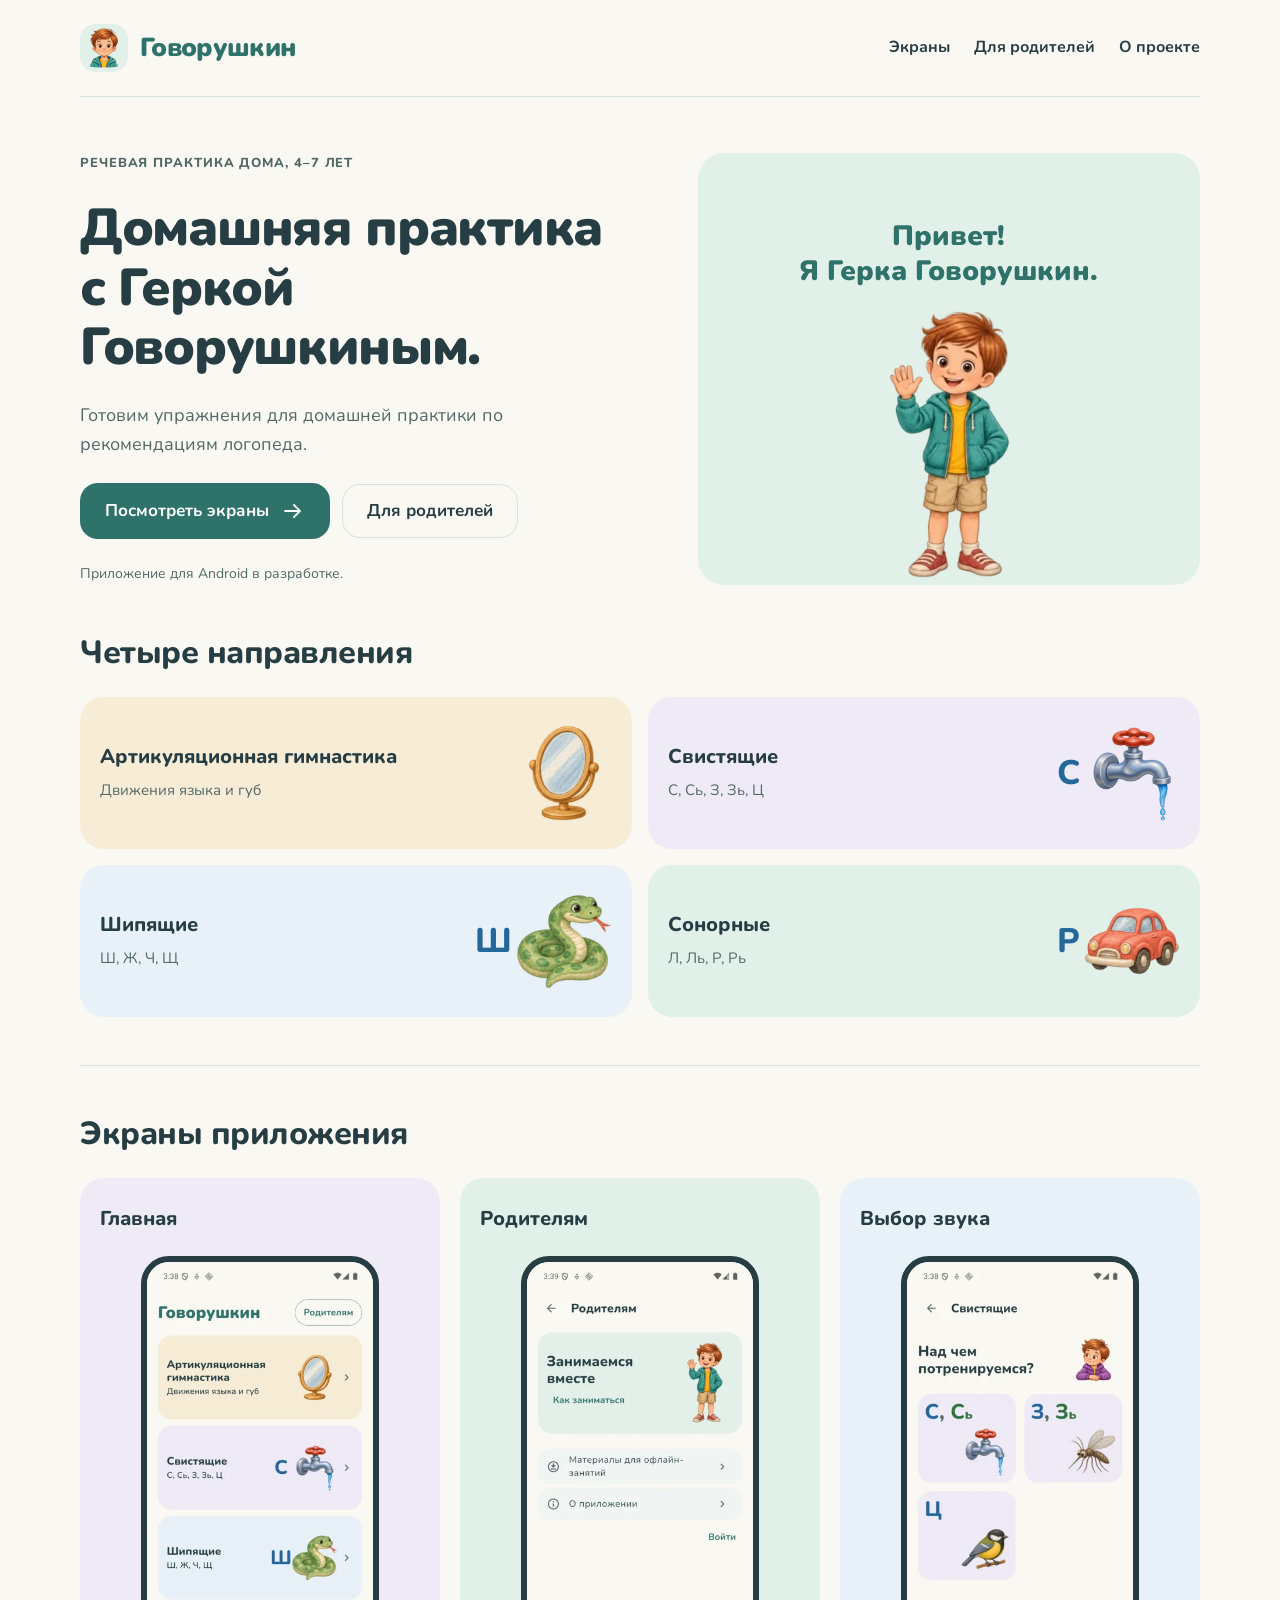
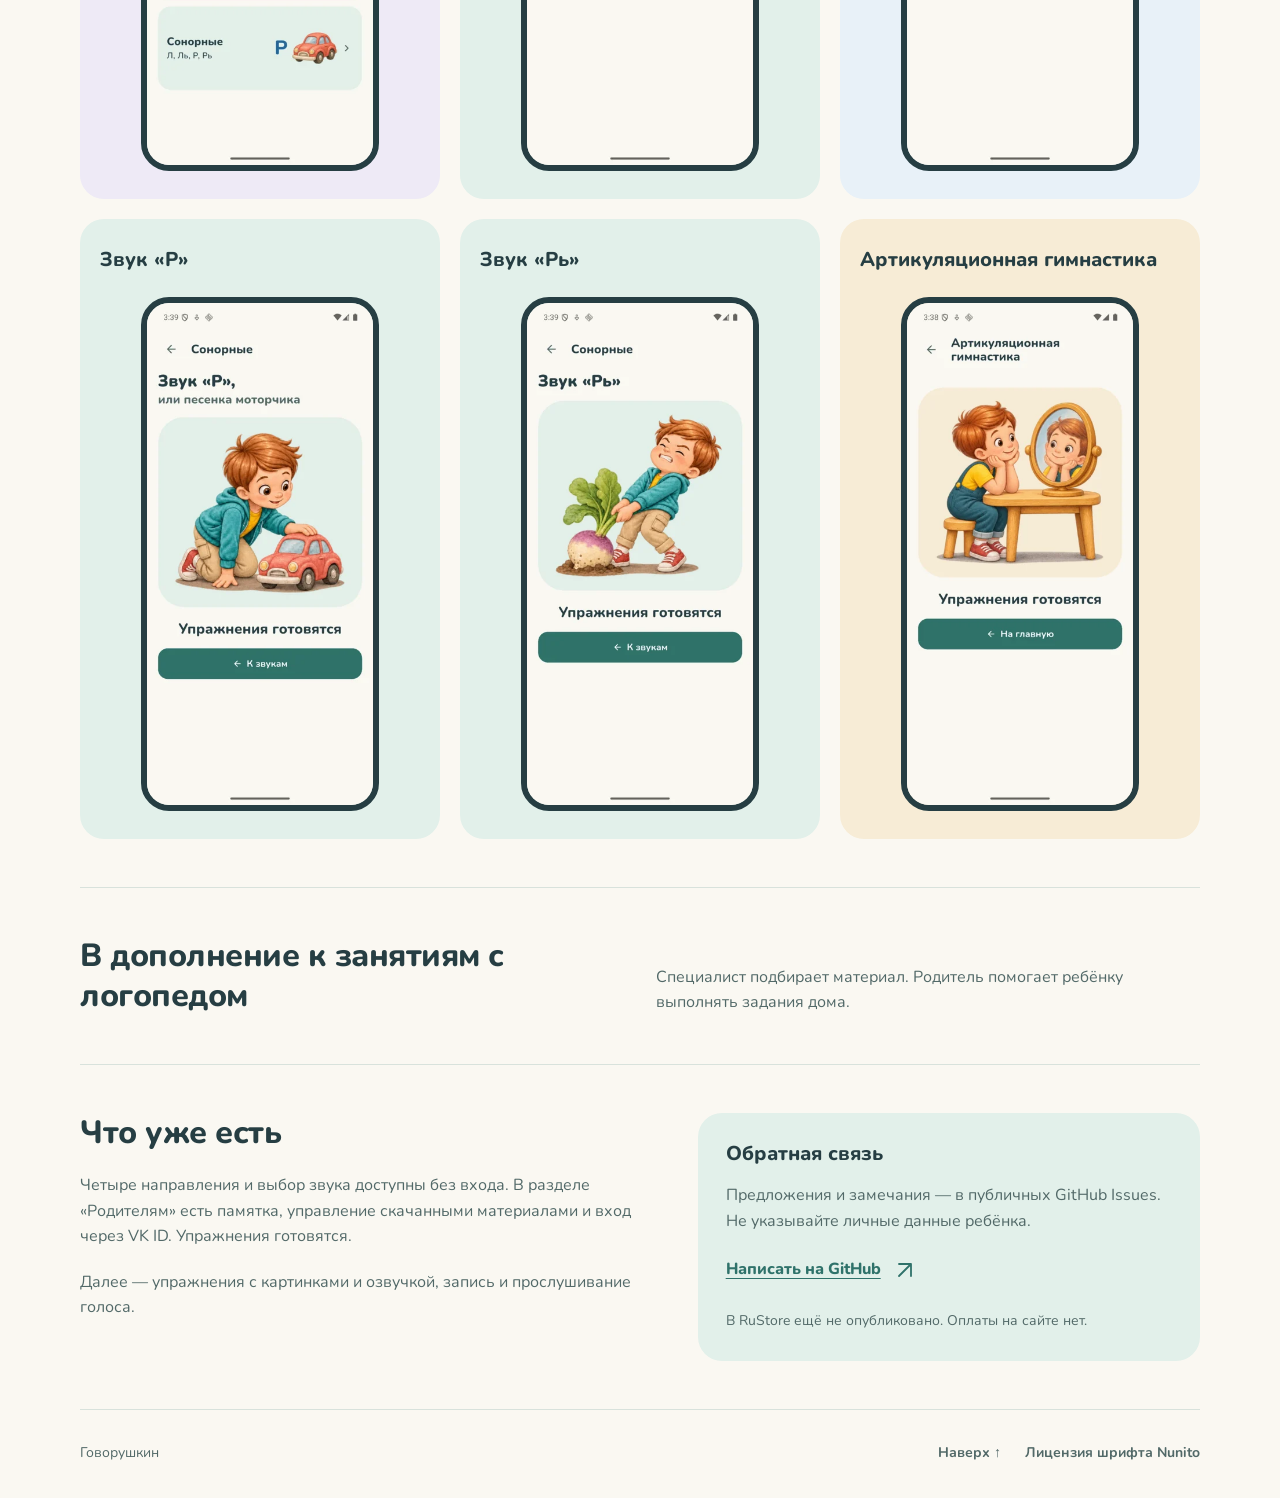
<file: public/index.html>
<!doctype html>
<html lang="ru">
  <head>
    <meta charset="utf-8">
    <meta name="viewport" content="width=device-width, initial-scale=1">
    <meta name="color-scheme" content="light dark">
    <meta name="theme-color" content="#faf8f2" media="(prefers-color-scheme: light)">
    <meta name="theme-color" content="#172623" media="(prefers-color-scheme: dark)">
    <title>Говорушкин — домашняя речевая практика</title>
    <meta name="description" content="«Говорушкин» — Android-приложение для домашней речевой практики детей 4–7 лет по рекомендациям логопеда. Проект в разработке.">
    <link rel="canonical" href="https://4ictota.github.io/govorushkin/">
    <meta property="og:type" content="website">
    <meta property="og:locale" content="ru_RU">
    <meta property="og:title" content="Говорушкин — домашняя речевая практика">
    <meta property="og:description" content="Приложение для домашней речевой практики детей 4–7 лет. Четыре направления занятий без входа и раздел для родителей.">
    <meta property="og:url" content="https://4ictota.github.io/govorushkin/">
    <meta property="og:image" content="https://4ictota.github.io/govorushkin/assets/icon.png">
    <meta property="og:image:width" content="192">
    <meta property="og:image:height" content="192">
    <meta property="og:image:alt" content="Герка Говорушкин — рыжий мальчик на мятном фоне">
    <link rel="icon" href="./assets/icon.png" type="image/png">
    <link rel="apple-touch-icon" href="./assets/icon.png">
    <link rel="preload" href="./assets/fonts/Nunito.ttf" as="font" type="font/ttf" crossorigin>
    <link rel="stylesheet" href="./styles.css">
  </head>
  <body id="top">
    <a class="skip-link" href="#main">Перейти к содержанию</a>
    <div class="page-shell">
      <header class="site-header">
        <a class="brand" href="#top" aria-label="Говорушкин — в начало страницы">
          <img src="./assets/icon.png" alt="" width="48" height="48">
          <span>Говорушкин</span>
        </a>
        <nav aria-label="Основная навигация">
          <a href="#screens">Экраны</a>
          <a href="#parents">Для родителей</a>
          <a href="#about">О проекте</a>
        </nav>
      </header>
      <main id="main" tabindex="-1">
        <section class="hero" aria-labelledby="hero-title">
          <div class="hero-copy">
            <p class="eyebrow">Речевая практика дома, 4–7 лет</p>
            <h1 id="hero-title">Домашняя практика<br>с Геркой Говорушкиным.</h1>
            <p class="lead">Готовим упражнения для домашней практики по рекомендациям логопеда.</p>
            <div class="actions">
              <a class="button" href="#screens">Посмотреть экраны <svg viewBox="0 0 24 24" aria-hidden="true"><path d="M4 12h15m-6-6 6 6-6 6"/></svg></a>
              <a class="button button-secondary" href="#parents">Для родителей</a>
            </div>
            <p class="note">Приложение для Android в разработке.</p>
          </div>
          <figure class="character">
            <figcaption>Привет!<br>Я Герка Говорушкин.</figcaption>
            <img src="./assets/hero.webp" alt="Герка Говорушкин приветственно машет рукой" width="360" height="360" fetchpriority="high">
          </figure>
        </section>
        <section aria-labelledby="directions-title">
          <h2 id="directions-title">Четыре направления</h2>
          <div class="category-grid">
            <article class="category articulation">
              <div class="category-copy">
                <h3>Артикуляционная гимнастика</h3><p>Движения языка и губ</p>
              </div>
              <div class="category-visual" aria-hidden="true">
                <img src="./assets/directions/articulation.webp" alt="" width="96" height="96" loading="lazy" decoding="async">
              </div>
            </article>
            <article class="category whistling">
              <div class="category-copy">
                <h3>Свистящие</h3><p>С, Сь, З, Зь, Ц</p>
              </div>
              <div class="category-visual" aria-hidden="true">
                <span class="category-letter">С</span>
                <img src="./assets/directions/whistling.webp" alt="" width="96" height="96" loading="lazy" decoding="async">
              </div>
            </article>
            <article class="category sibilants">
              <div class="category-copy">
                <h3>Шипящие</h3><p>Ш, Ж, Ч, Щ</p>
              </div>
              <div class="category-visual" aria-hidden="true">
                <span class="category-letter">Ш</span>
                <img src="./assets/directions/sibilants.webp" alt="" width="96" height="96" loading="lazy" decoding="async">
              </div>
            </article>
            <article class="category sonorants">
              <div class="category-copy">
                <h3>Сонорные</h3><p>Л, Ль, Р, Рь</p>
              </div>
              <div class="category-visual" aria-hidden="true">
                <span class="category-letter">Р</span>
                <img src="./assets/directions/sonorants.webp" alt="" width="96" height="96" loading="lazy" decoding="async">
              </div>
            </article>
          </div>
        </section>
        <section class="screens section" id="screens" aria-labelledby="screens-title">
          <h2 id="screens-title">Экраны приложения</h2>
          <div class="screen-grid">
            <figure class="screen-card whistling">
              <figcaption><h3>Главная</h3></figcaption>
              <div class="phone"><img src="./assets/screens/home.webp" alt="Главная «Говорушкин» с четырьмя одинаковыми карточками и кнопкой «Родителям»" width="390" height="867" loading="lazy" decoding="async"></div>
            </figure>
            <figure class="screen-card sonorants">
              <figcaption><h3>Родителям</h3></figcaption>
              <div class="phone"><img src="./assets/screens/parents.webp" alt="Раздел Родителям с Геркой, памяткой, материалами для офлайна и кнопкой входа" width="390" height="867" loading="lazy" decoding="async"></div>
            </figure>
            <figure class="screen-card sibilants">
              <figcaption><h3>Выбор звука</h3></figcaption>
              <div class="phone"><img src="./assets/screens/selection.webp" alt="Три кнопки свистящих — С, Сь с краном, З, Зь с комариком и Ц с синицей" width="390" height="867" loading="lazy" decoding="async"></div>
            </figure>
            <figure class="screen-card sonorants">
              <figcaption><h3>Звук «Р»</h3></figcaption>
              <div class="phone"><img src="./assets/screens/sound.webp" alt="Герка толкает игрушечную машинку на странице «Песенка моторчика»" width="390" height="867" loading="lazy" decoding="async"></div>
            </figure>
            <figure class="screen-card sonorants">
              <figcaption><h3>Звук «Рь»</h3></figcaption>
              <div class="phone"><img src="./assets/screens/soft-sound.webp" alt="Герка тянет репку за ботву на странице звука Рь" width="390" height="867" loading="lazy" decoding="async"></div>
            </figure>
            <figure class="screen-card articulation">
              <figcaption><h3>Артикуляционная гимнастика</h3></figcaption>
              <div class="phone"><img src="./assets/screens/articulation.webp" alt="Герка в бирюзовом комбинезоне улыбается своему отражению в деревянном зеркальце" width="390" height="867" loading="lazy" decoding="async"></div>
            </figure>
          </div>
        </section>
        <section class="section" id="parents" aria-labelledby="parents-title">
          <div class="section-heading">
            <h2 id="parents-title">В дополнение к занятиям с логопедом</h2>
            <p>Специалист подбирает материал. Родитель помогает ребёнку выполнять задания дома.</p>
          </div>
        </section>
        <section class="about section" id="about" aria-labelledby="about-title">
          <div class="about-copy">
            <h2 id="about-title">Что уже есть</h2>
            <p>Четыре направления и выбор звука доступны без входа. В разделе «Родителям» есть памятка, управление скачанными материалами и вход через VK ID. Упражнения готовятся.</p>
            <p>Далее — упражнения с картинками и озвучкой, запись и прослушивание голоса.</p>
          </div>
          <div class="project-note" id="contact">
            <h3>Обратная связь</h3>
            <p>Предложения и замечания — в публичных GitHub Issues. Не указывайте личные данные ребёнка.</p>
            <a class="text-link" href="https://github.com/4ICTOTA/govorushkin/issues/new">Написать на GitHub <svg viewBox="0 0 24 24" aria-hidden="true"><path d="M6 18 18 6M6 6h12v12"/></svg></a>
            <p class="note">В RuStore ещё не опубликовано. Оплаты на сайте нет.</p>
          </div>
        </section>
      </main>
      <footer class="site-footer">
        <span>Говорушкин</span>
        <div><a href="#top">Наверх ↑</a><a href="./licenses.html">Лицензия шрифта Nunito</a></div>
      </footer>
    </div>
  </body>
</html>
</file>
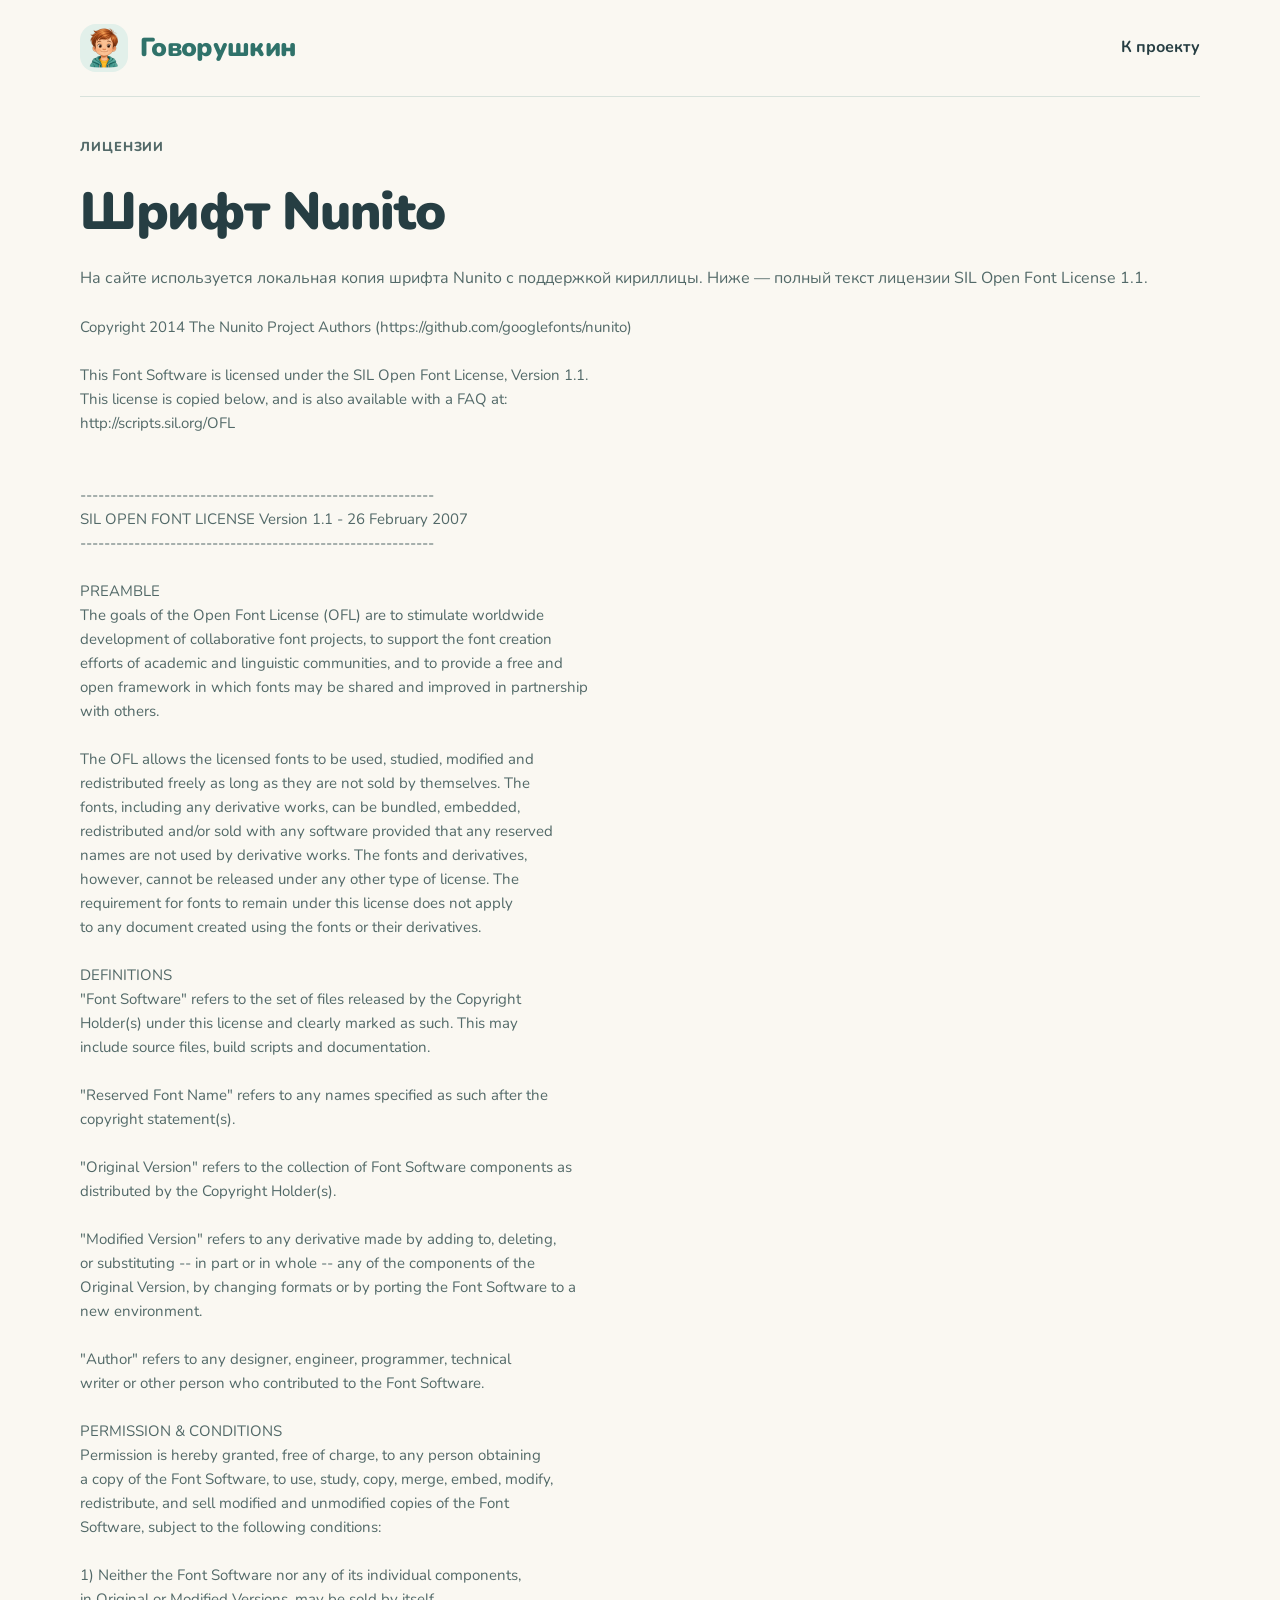
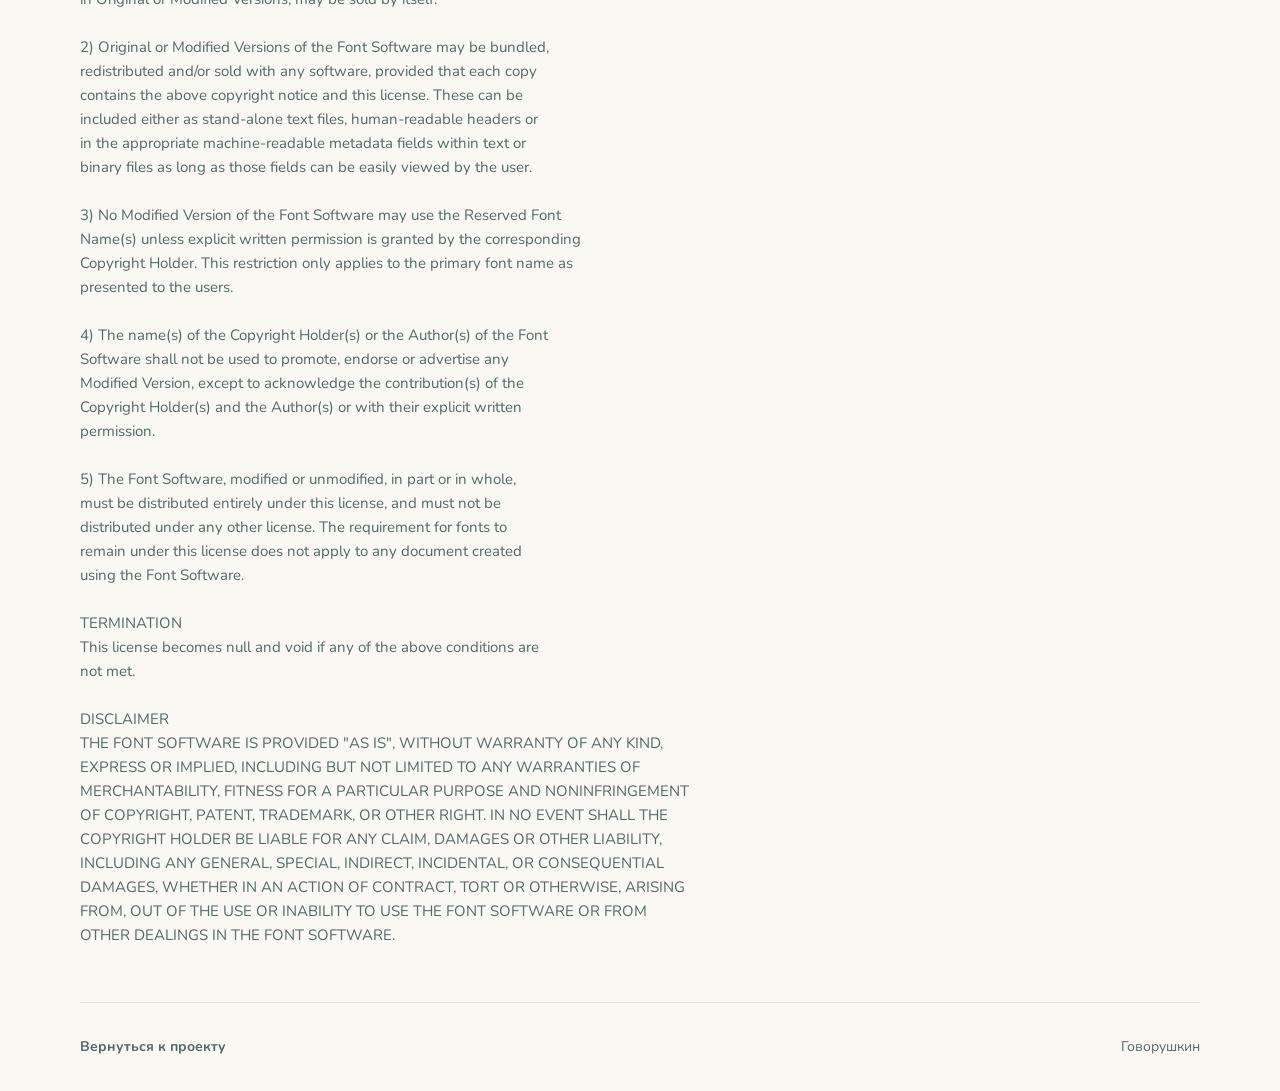
<file: public/licenses.html>
<!doctype html>
<html lang="ru">
  <head>
    <meta charset="utf-8">
    <meta name="viewport" content="width=device-width, initial-scale=1">
    <meta name="color-scheme" content="light dark">
    <title>Лицензия шрифта Nunito — Говорушкин</title>
    <link rel="icon" href="./assets/icon.png" type="image/png">
    <link rel="stylesheet" href="./styles.css">
  </head>
  <body>
    <a class="skip-link" href="#main">Перейти к содержанию</a>
    <div class="page-shell">
      <header class="site-header">
        <a class="brand" href="./" aria-label="Говорушкин — главная страница">
          <img src="./assets/icon.png" alt="" width="48" height="48"><span>Говорушкин</span>
        </a>
        <nav aria-label="Основная навигация"><a href="./">К проекту</a></nav>
      </header>
      <main id="main" class="license-page" tabindex="-1">
        <p class="eyebrow">Лицензии</p>
        <h1>Шрифт Nunito</h1>
        <p>На сайте используется локальная копия шрифта Nunito с поддержкой кириллицы. Ниже — полный текст лицензии SIL Open Font License 1.1.</p>
        <pre lang="en">Copyright 2014 The Nunito Project Authors (https://github.com/googlefonts/nunito)

This Font Software is licensed under the SIL Open Font License, Version 1.1.
This license is copied below, and is also available with a FAQ at:
http://scripts.sil.org/OFL


-----------------------------------------------------------
SIL OPEN FONT LICENSE Version 1.1 - 26 February 2007
-----------------------------------------------------------

PREAMBLE
The goals of the Open Font License (OFL) are to stimulate worldwide
development of collaborative font projects, to support the font creation
efforts of academic and linguistic communities, and to provide a free and
open framework in which fonts may be shared and improved in partnership
with others.

The OFL allows the licensed fonts to be used, studied, modified and
redistributed freely as long as they are not sold by themselves. The
fonts, including any derivative works, can be bundled, embedded,
redistributed and/or sold with any software provided that any reserved
names are not used by derivative works. The fonts and derivatives,
however, cannot be released under any other type of license. The
requirement for fonts to remain under this license does not apply
to any document created using the fonts or their derivatives.

DEFINITIONS
&quot;Font Software&quot; refers to the set of files released by the Copyright
Holder(s) under this license and clearly marked as such. This may
include source files, build scripts and documentation.

&quot;Reserved Font Name&quot; refers to any names specified as such after the
copyright statement(s).

&quot;Original Version&quot; refers to the collection of Font Software components as
distributed by the Copyright Holder(s).

&quot;Modified Version&quot; refers to any derivative made by adding to, deleting,
or substituting -- in part or in whole -- any of the components of the
Original Version, by changing formats or by porting the Font Software to a
new environment.

&quot;Author&quot; refers to any designer, engineer, programmer, technical
writer or other person who contributed to the Font Software.

PERMISSION &amp; CONDITIONS
Permission is hereby granted, free of charge, to any person obtaining
a copy of the Font Software, to use, study, copy, merge, embed, modify,
redistribute, and sell modified and unmodified copies of the Font
Software, subject to the following conditions:

1) Neither the Font Software nor any of its individual components,
in Original or Modified Versions, may be sold by itself.

2) Original or Modified Versions of the Font Software may be bundled,
redistributed and/or sold with any software, provided that each copy
contains the above copyright notice and this license. These can be
included either as stand-alone text files, human-readable headers or
in the appropriate machine-readable metadata fields within text or
binary files as long as those fields can be easily viewed by the user.

3) No Modified Version of the Font Software may use the Reserved Font
Name(s) unless explicit written permission is granted by the corresponding
Copyright Holder. This restriction only applies to the primary font name as
presented to the users.

4) The name(s) of the Copyright Holder(s) or the Author(s) of the Font
Software shall not be used to promote, endorse or advertise any
Modified Version, except to acknowledge the contribution(s) of the
Copyright Holder(s) and the Author(s) or with their explicit written
permission.

5) The Font Software, modified or unmodified, in part or in whole,
must be distributed entirely under this license, and must not be
distributed under any other license. The requirement for fonts to
remain under this license does not apply to any document created
using the Font Software.

TERMINATION
This license becomes null and void if any of the above conditions are
not met.

DISCLAIMER
THE FONT SOFTWARE IS PROVIDED &quot;AS IS&quot;, WITHOUT WARRANTY OF ANY KIND,
EXPRESS OR IMPLIED, INCLUDING BUT NOT LIMITED TO ANY WARRANTIES OF
MERCHANTABILITY, FITNESS FOR A PARTICULAR PURPOSE AND NONINFRINGEMENT
OF COPYRIGHT, PATENT, TRADEMARK, OR OTHER RIGHT. IN NO EVENT SHALL THE
COPYRIGHT HOLDER BE LIABLE FOR ANY CLAIM, DAMAGES OR OTHER LIABILITY,
INCLUDING ANY GENERAL, SPECIAL, INDIRECT, INCIDENTAL, OR CONSEQUENTIAL
DAMAGES, WHETHER IN AN ACTION OF CONTRACT, TORT OR OTHERWISE, ARISING
FROM, OUT OF THE USE OR INABILITY TO USE THE FONT SOFTWARE OR FROM
OTHER DEALINGS IN THE FONT SOFTWARE.
</pre>
      </main>
      <footer class="site-footer"><a href="./">Вернуться к проекту</a><span>Говорушкин</span></footer>
    </div>
  </body>
</html>
</file>
<file: public/styles.css>
@font-face {
  font-family: Nunito;
  src: url("./assets/fonts/Nunito.ttf") format("truetype");
  font-style: normal;
  font-weight: 200 1000;
  font-display: swap;
}

:root {
  color-scheme: light dark;
  --background: #faf8f2;
  --ink: #263e43;
  --muted: #526968;
  --primary: #2f726a;
  --on-primary: #fff;
  --sound: #24679b;
  --mint: #e2f0ea;
  --blue: #e8f1f8;
  --lilac: #eeeaf6;
  --sand: #f7ecd6;
  --line: #d8e2dc;
  --card-radius: 24px;
  font: 400 100%/1.6 Nunito, sans-serif;
  background: var(--background);
  color: var(--ink);
}

@media (prefers-color-scheme: dark) {
  :root {
    --background: #172623;
    --ink: #e3efe9;
    --muted: #bdcfc7;
    --primary: #98d5c8;
    --on-primary: #173d37;
    --sound: #8fc7f2;
    --mint: #28443c;
    --blue: #293d4b;
    --lilac: #3a344b;
    --sand: #473f2c;
    --line: #3d554e;
  }
}

* { box-sizing: border-box; }
body, h1, h2, h3, p, figure { margin: 0; }
img { display: block; max-width: 100%; height: auto; }
a { color: inherit; text-underline-offset: .25em; }
h1, h2, h3, p, a { overflow-wrap: anywhere; }
h1 { font-size: clamp(2rem, 4.2vw, 3.25rem); font-weight: 900; line-height: 1.15; letter-spacing: -.025em; }
h2 { font-size: clamp(1.625rem, 3vw, 2rem); font-weight: 800; line-height: 1.25; letter-spacing: -.015em; }
h3 { font-size: 1.25rem; font-weight: 800; line-height: 1.3; }
p { color: var(--muted); }
svg { width: 24px; height: 24px; flex: none; fill: none; stroke: currentColor; stroke-width: 1.8; stroke-linecap: round; stroke-linejoin: round; }
a:focus-visible { outline: 3px solid var(--primary); outline-offset: 5px; border-radius: 6px; }
section, #main, #contact { scroll-margin-top: 24px; }
#main:focus { outline: none; }
.page-shell { width: min(100% - 64px, 1120px); margin-inline: auto; }
.skip-link { position: absolute; top: 12px; left: 16px; z-index: 2; padding: 12px 18px; background: var(--background); border: 2px solid var(--primary); border-radius: 12px; transform: translateY(-180%); font-weight: 700; }
.skip-link:focus { transform: translateY(0); }
.site-header { display: flex; justify-content: space-between; align-items: center; flex-wrap: wrap; gap: 12px 24px; padding-block: 24px; border-bottom: 1px solid var(--line); }
.brand { display: inline-flex; align-items: center; gap: 12px; min-width: 0; max-width: 100%; min-height: 48px; color: var(--primary); text-decoration: none; font-size: 1.625rem; font-weight: 900; line-height: 1.2; letter-spacing: -.025em; }
.brand img { width: 48px; height: 48px; flex: none; border-radius: 16px; }
.brand span { min-width: 0; }
nav, .site-footer > div { display: flex; flex-wrap: wrap; align-items: center; gap: 8px 24px; }
nav a, .site-footer a { display: inline-flex; align-items: center; min-height: 48px; text-decoration: none; font-weight: 700; }
nav a:hover, .site-footer a:hover, .text-link:hover { text-decoration: underline; }
.hero { display: grid; grid-template-columns: 1.15fr 1fr; gap: 40px; align-items: center; padding-block: 56px 48px; }
.hero-copy { display: flex; flex-direction: column; align-items: flex-start; gap: 24px; min-width: 0; }
.eyebrow { font-size: .8125rem; font-weight: 800; letter-spacing: .07em; text-transform: uppercase; }
.lead { font-size: 1.125rem; max-width: 32rem; }
.actions { display: flex; align-items: center; flex-wrap: wrap; gap: 12px; }
.button { display: inline-flex; align-items: center; justify-content: center; gap: 12px; max-width: 100%; min-height: 48px; padding: 15px 24px; border: 1px solid transparent; border-radius: 18px; background: var(--primary); color: var(--on-primary); text-decoration: none; font-size: 1.0625rem; font-weight: 700; line-height: 1.3; }
.button:hover { text-decoration: underline; text-underline-offset: .2em; }
.button-secondary { background: transparent; color: var(--ink); border-color: var(--line); }
.note { font-size: .875rem; }
.character { display: flex; flex-direction: column; align-items: center; justify-content: flex-end; align-self: stretch; background: var(--mint); border-radius: 26px; padding: 28px 20px 0; min-width: 0; }
.character figcaption { color: var(--primary); text-align: center; font-size: clamp(1.375rem, 2.5vw, 1.75rem); font-weight: 900; line-height: 1.25; }
.character img { width: min(100%, 280px); margin-top: 16px; }
.category-grid { display: grid; grid-template-columns: repeat(2, minmax(0, 1fr)); grid-auto-rows: 1fr; gap: 16px; margin-top: 24px; }
.category { display: flex; flex-wrap: wrap; align-items: center; gap: 12px; padding: 16px 20px; border-radius: var(--card-radius); min-width: 0; min-height: 152px; }
.category-copy { flex: 1 1 9rem; min-width: 0; }
.category-copy > * + * { margin-top: 8px; }
.category-visual { display: flex; align-items: center; gap: 4px; margin-inline-start: auto; }
.category-visual img { width: 96px; height: 96px; object-fit: contain; }
.category-letter { color: var(--sound); font-size: 2.125rem; font-weight: 800; line-height: 1.08; }
.category p { font-size: .9375rem; }
.sonorants { background: var(--mint); }
.sibilants { background: var(--blue); }
.whistling { background: var(--lilac); }
.articulation { background: var(--sand); }
.section { border-top: 1px solid var(--line); margin-top: 48px; padding-top: 48px; }
.section-heading { display: grid; grid-template-columns: 1fr 1fr; gap: 32px; align-items: end; }
.screens > h2 { margin-bottom: 24px; }
.screen-grid { display: grid; grid-template-columns: repeat(3, minmax(0, 1fr)); gap: 20px; }
.screen-card { display: flex; flex-direction: column; align-items: center; gap: 24px; min-width: 0; padding: 28px 20px; border-radius: var(--card-radius); }
.screen-card figcaption { width: 100%; }
.phone { width: min(100%, 238px); overflow: hidden; border: 6px solid #263e43; border-radius: 28px; background: #faf8f2; }
.phone img { width: 100%; }
.about { display: grid; grid-template-columns: 1.15fr 1fr; gap: 40px; align-items: start; padding-bottom: 48px; }
.about-copy > p { margin-top: 20px; }
.project-note { border-radius: var(--card-radius); background: var(--mint); padding: 28px; }
.project-note p { margin-top: 16px; }
.text-link { display: inline-flex; align-items: center; gap: 12px; min-height: 48px; max-width: 100%; color: var(--primary); font-weight: 800; margin-top: 12px; }
.site-footer { display: flex; align-items: center; justify-content: space-between; flex-wrap: wrap; gap: 12px 24px; padding-block: 20px; border-top: 1px solid var(--line); font-size: .875rem; color: var(--muted); }

.license-page { padding-block: 40px; }
.license-page > * + * { margin-top: 24px; }
.license-page pre { white-space: pre-wrap; overflow-wrap: anywhere; font: inherit; font-size: .9375rem; color: var(--muted); max-width: 52rem; }

@media (max-width: 60rem) {
  .screen-grid { grid-template-columns: repeat(2, minmax(0, 1fr)); }
  .hero { gap: 28px; }
  .actions { align-items: stretch; }
  .screen-card { padding: 24px 16px; }
}

@media (max-width: 45rem) {
  .page-shell { width: min(100% - 40px, 1120px); }
  .site-header { padding-block: 16px; gap: 12px; }
  nav { gap: 8px 20px; }
  .hero { grid-template-columns: 1fr; gap: 28px; padding-block: 32px; }
  .character { padding-top: 24px; }
  .character img { width: min(100%, 240px); }
  .category-grid, .section-heading, .screen-grid, .about { grid-template-columns: 1fr; gap: 24px; }
  .section-heading { align-items: start; }
  .section { padding-top: 32px; margin-top: 32px; }
  .screen-card { padding: 28px 24px; }
  .screen-card figcaption { text-align: center; }
  .phone { width: min(100%, 260px); }
  .about { padding-bottom: 32px; }
}

@media (max-width: 24rem) {
  .category { padding-inline: 12px; }
  .actions { width: 100%; flex-direction: column; }
  .project-note { padding: 24px; }
}

@media (forced-colors: active) {
  .button, .category, .character, .project-note, .screen-card { border: 1px solid CanvasText; }
}
</file>
